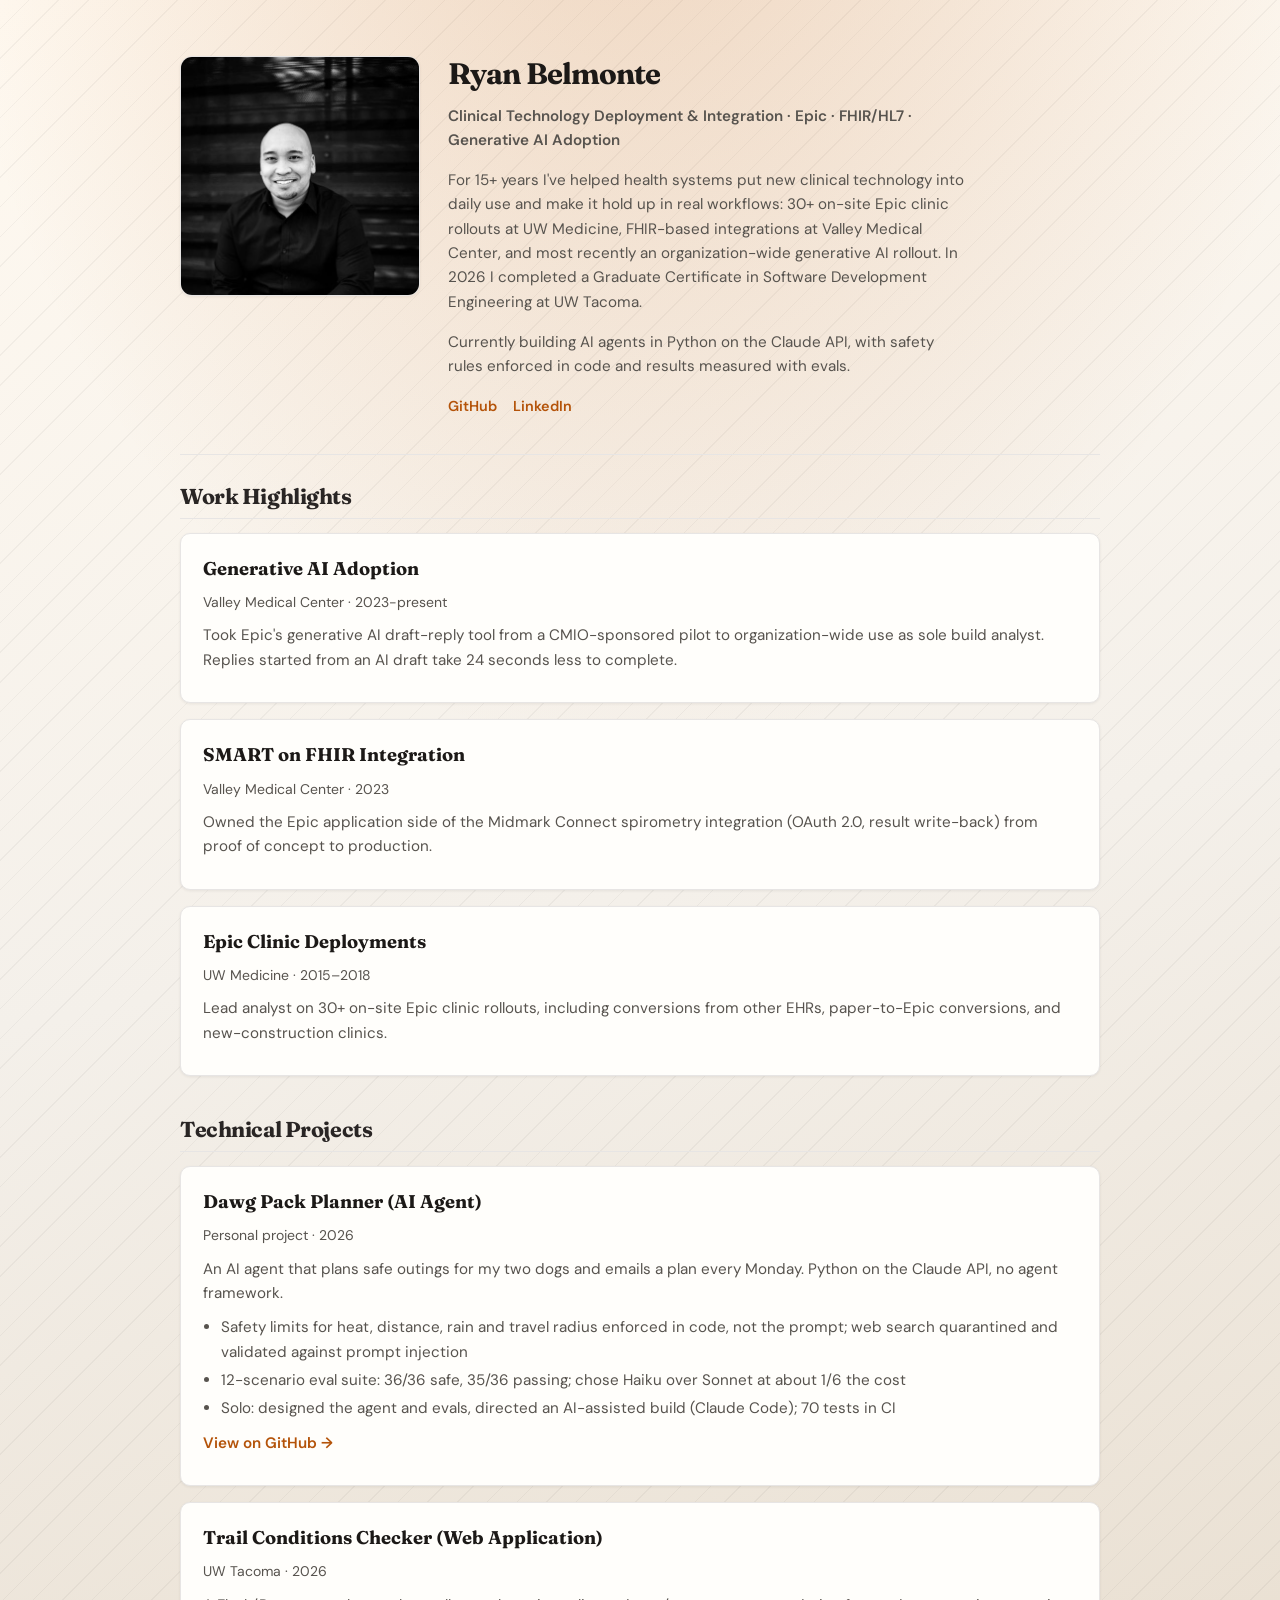
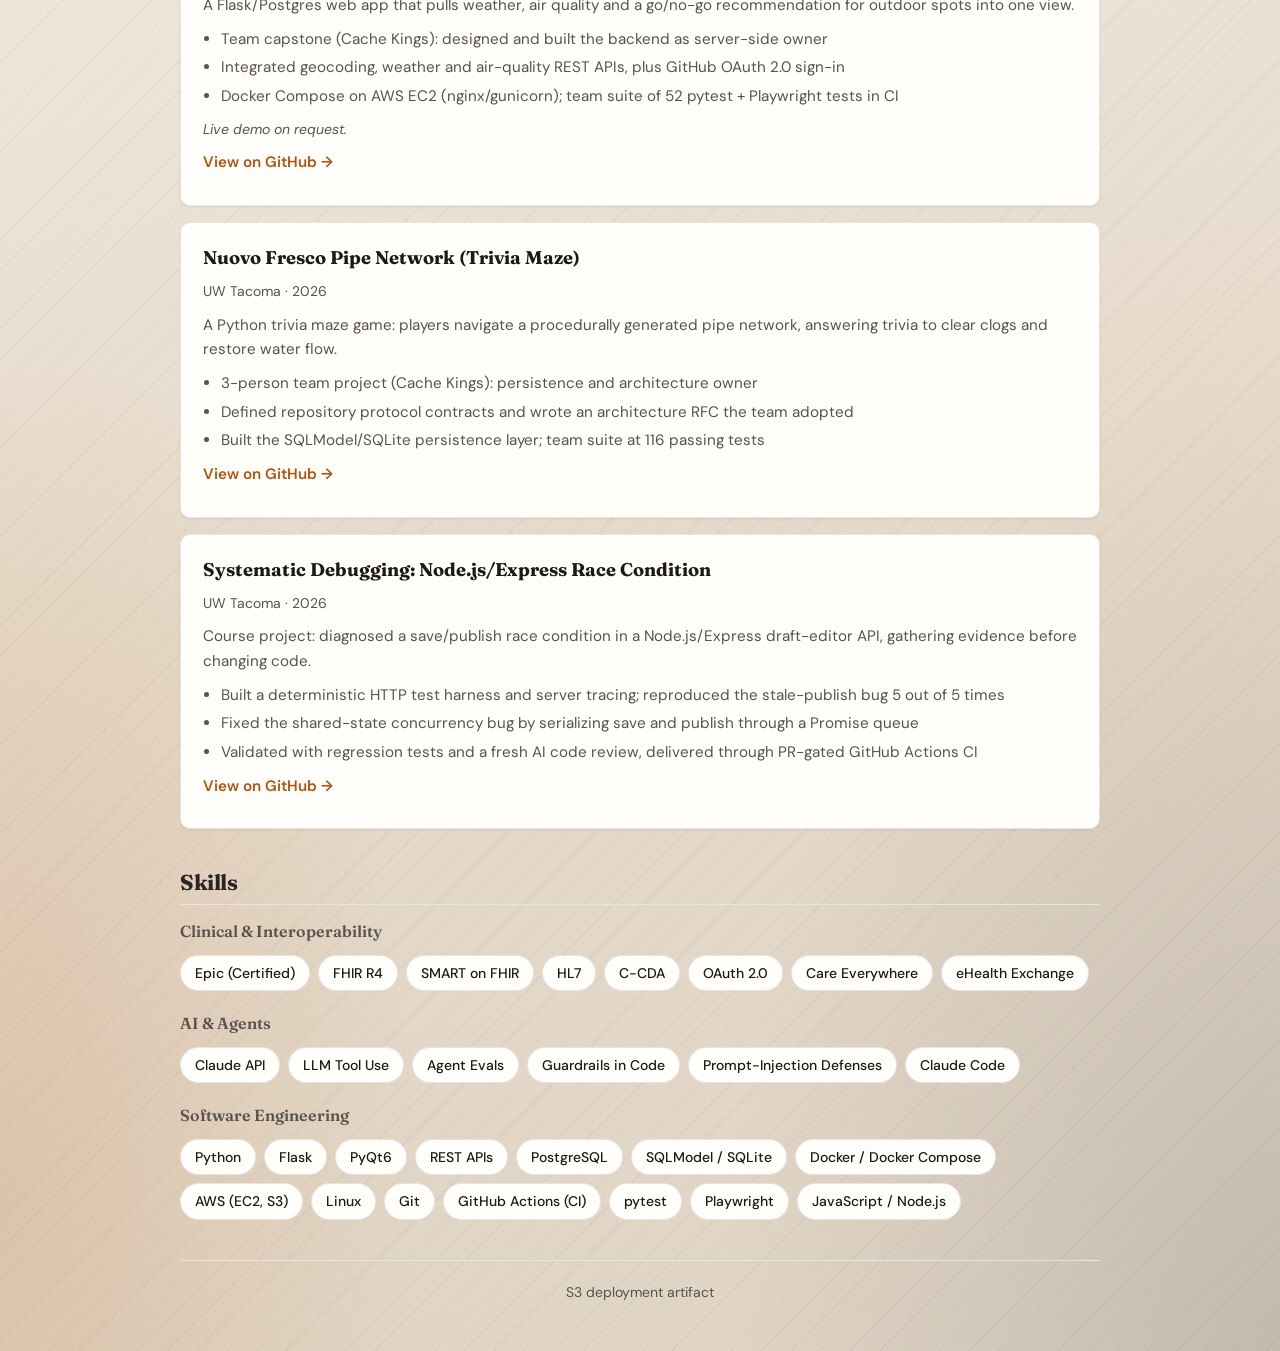
<file: index.html>
<!DOCTYPE html>
<html lang="en">
<head>
    <meta charset="UTF-8">
    <meta name="viewport" content="width=device-width, initial-scale=1.0">
    <meta name="description" content="15+ years in healthcare IT: Epic deployments, FHIR/HL7 integrations and generative AI adoption, now building software and AI agents in Python.">
    <title>Ryan Belmonte — Clinical Technology &amp; Integration</title>
    <!-- Social preview (Open Graph): what LinkedIn, Slack, Teams and iMessage show when this link is pasted -->
    <meta property="og:type" content="website">
    <meta property="og:title" content="Ryan Belmonte — Clinical Technology &amp; Integration">
    <meta property="og:description" content="15+ years in healthcare IT: Epic deployments, FHIR/HL7 integrations and generative AI adoption, now building software and AI agents in Python.">
    <meta property="og:url" content="https://ryan.belmonte.us.com/">
    <meta property="og:image" content="https://ryan.belmonte.us.com/images/MyProfilePic.jpg">
    <meta property="og:image:alt" content="Ryan Belmonte">
    <meta name="twitter:card" content="summary">
    <link rel="icon" href="images/favicon.svg" type="image/svg+xml">
    <link rel="preconnect" href="https://fonts.googleapis.com">
    <link rel="preconnect" href="https://fonts.gstatic.com" crossorigin>
    <link href="https://fonts.googleapis.com/css2?family=DM+Sans:ital,wght@0,400;0,500;0,600;0,700;1,400&family=Fraunces:ital,wght@0,600;0,700;1,600&display=swap" rel="stylesheet">
    <link rel="stylesheet" href="style.css">
</head>
<body>
    <header>
        <div class="intro">
            <img class="profile-photo" src="images/MyProfilePic.jpg" alt="Ryan Belmonte">
            <div class="intro-text">
                <h1>Ryan Belmonte</h1>
                <p class="subtitle">Clinical Technology Deployment &amp; Integration · Epic · FHIR/HL7 · Generative&nbsp;AI&nbsp;Adoption</p>
                <p>For 15+ years I've helped health systems put new clinical technology into daily use and make it hold up in real workflows: 30+ on-site Epic clinic rollouts at UW Medicine, FHIR-based integrations at Valley Medical Center, and most recently an organization-wide generative AI rollout. In 2026 I completed a Graduate Certificate in Software Development Engineering at UW Tacoma.</p>
                <p>Currently building AI agents in Python on the Claude API, with safety rules enforced in code and results measured with evals.</p>
                <nav>
                    <a href="https://github.com/ryanpbelmonte">GitHub</a>
                    <a href="https://www.linkedin.com/in/ryan-belmonte/">LinkedIn</a>
                </nav>
            </div>
        </div>
    </header>

    <main>
        <section id="work-highlights" aria-labelledby="work-highlights-heading">
            <h2 id="work-highlights-heading">Work Highlights</h2>

            <article class="project-card">
                <h3>Generative&nbsp;AI&nbsp;Adoption</h3>
                <p class="project-meta">Valley Medical Center · 2023-present</p>
                <p>Took Epic's generative AI draft-reply tool from a CMIO-sponsored pilot to organization-wide use as sole build analyst. Replies started from an AI draft take 24 seconds less to complete.</p>
            </article>

            <article class="project-card">
                <h3>SMART on FHIR Integration</h3>
                <p class="project-meta">Valley Medical Center · 2023</p>
                <p>Owned the Epic application side of the Midmark Connect spirometry integration (OAuth 2.0, result write-back) from proof of concept to production.</p>
            </article>

            <article class="project-card">
                <h3>Epic Clinic Deployments</h3>
                <p class="project-meta">UW Medicine · 2015–2018</p>
                <p>Lead analyst on 30+ on-site Epic clinic rollouts, including conversions from other EHRs, paper-to-Epic conversions, and new-construction clinics.</p>
            </article>
        </section>

        <section id="projects" aria-labelledby="projects-heading">
            <h2 id="projects-heading">Technical Projects</h2>

            <article class="project-card">
                <h3>Dawg Pack Planner (AI Agent)</h3>
                <p class="project-meta">Personal project · 2026</p>
                <p>An AI agent that plans safe outings for my two dogs and emails a plan every Monday. Python on the Claude API, no agent framework.</p>
                <ul>
                    <li>Safety limits for heat, distance, rain and travel radius enforced in code, not the prompt; web search quarantined and validated against prompt injection</li>
                    <li>12-scenario eval suite: 36/36 safe, 35/36 passing; chose Haiku over Sonnet at about 1/6 the cost</li>
                    <li>Solo: designed the agent and evals, directed an AI-assisted build (Claude Code); 70 tests in CI</li>
                </ul>
                <p><a href="https://github.com/ryanpbelmonte/dawg-pack-planning-agent">View on GitHub →</a></p>
            </article>

            <article class="project-card">
                <h3>Trail Conditions Checker (Web Application)</h3>
                <p class="project-meta">UW Tacoma · 2026</p>
                <p>A Flask/Postgres web app that pulls weather, air quality and a go/no-go recommendation for outdoor spots into one view.</p>
                <ul>
                    <li>Team capstone (Cache Kings): designed and built the backend as server-side owner</li>
                    <li>Integrated geocoding, weather and air-quality REST APIs, plus GitHub OAuth 2.0 sign-in</li>
                    <li>Docker Compose on AWS EC2 (nginx/gunicorn); team suite of 52 pytest + Playwright tests in CI</li>
                </ul>
                <p class="project-meta"><em>Live demo on request.</em></p>
                <p><a href="https://github.com/ryanpbelmonte/trail-conditions-checker-capstone">View on GitHub →</a></p>
            </article>

            <article class="project-card">
                <h3>Nuovo Fresco Pipe Network (Trivia Maze)</h3>
                <p class="project-meta">UW Tacoma · 2026</p>
                <p>A Python trivia maze game: players navigate a procedurally generated pipe network, answering trivia to clear clogs and restore water flow.</p>
                <ul>
                    <li>3-person team project (Cache Kings): persistence and architecture owner</li>
                    <li>Defined repository protocol contracts and wrote an architecture RFC the team adopted</li>
                    <li>Built the SQLModel/SQLite persistence layer; team suite at 116 passing tests</li>
                </ul>
                <p><a href="https://github.com/nstjern-uw/TCSS504_TriviaMaze_CacheKings">View on GitHub →</a></p>
            </article>

            <article class="project-card">
                <h3>Systematic Debugging: Node.js/Express Race Condition</h3>
                <p class="project-meta">UW Tacoma · 2026</p>
                <p>Course project: diagnosed a save/publish race condition in a Node.js/Express draft-editor API, gathering evidence before changing code.</p>
                <ul>
                    <li>Built a deterministic HTTP test harness and server tracing; reproduced the stale-publish bug 5 out of 5 times</li>
                    <li>Fixed the shared-state concurrency bug by serializing save and publish through a Promise queue</li>
                    <li>Validated with regression tests and a fresh AI code review, delivered through PR-gated GitHub Actions CI</li>
                </ul>
                <p><a href="https://github.com/ryanpbelmonte/Week_4_506">View on GitHub →</a></p>
            </article>
        </section>

        <section id="skills" aria-labelledby="skills-heading">
            <h2 id="skills-heading">Skills</h2>

            <div class="skill-group">
                <h3>Clinical &amp; Interoperability</h3>
                <ul class="skill-list">
                    <li>Epic (Certified)</li>
                    <li>FHIR R4</li>
                    <li>SMART on FHIR</li>
                    <li>HL7</li>
                    <li>C-CDA</li>
                    <li>OAuth 2.0</li>
                    <li>Care Everywhere</li>
                    <li>eHealth Exchange</li>
                </ul>
            </div>

            <div class="skill-group">
                <h3>AI &amp; Agents</h3>
                <ul class="skill-list">
                    <li>Claude API</li>
                    <li>LLM Tool Use</li>
                    <li>Agent Evals</li>
                    <li>Guardrails in Code</li>
                    <li>Prompt-Injection Defenses</li>
                    <li>Claude Code</li>
                </ul>
            </div>

            <div class="skill-group">
                <h3>Software Engineering</h3>
                <ul class="skill-list">
                    <li>Python</li>
                    <li>Flask</li>
                    <li>PyQt6</li>
                    <li>REST APIs</li>
                    <li>PostgreSQL</li>
                    <li>SQLModel / SQLite</li>
                    <li>Docker / Docker Compose</li>
                    <li>AWS (EC2, S3)</li>
                    <li>Linux</li>
                    <li>Git</li>
                    <li>GitHub Actions (CI)</li>
                    <li>pytest</li>
                    <li>Playwright</li>
                    <li>JavaScript / Node.js</li>
                </ul>
            </div>
        </section>
    </main>

    <footer>
        <p><a class="footer-artifact" href="archive/506-landing-page/">S3 deployment artifact</a></p>
    </footer>
</body>
</html>
</file>
<file: style.css>
/* Personal portfolio — profile + skills + projects (warm palette + Fraunces / DM Sans) */

:root {
    --font-body: "DM Sans", system-ui, -apple-system, sans-serif;
    --font-heading: "Fraunces", Georgia, "Times New Roman", serif;
    --bg: #f4f0ea;
    --bg-deep: #dfd4c4;
    --surface: #fffefb;
    --text: #1c1917;
    --muted: #57534e;
    --accent: #b45309;
    --accent-hover: #92400e;
    --border: #e7e5e4;
    --shadow: 0 1px 3px rgba(28, 25, 23, 0.07);
    --shadow-hover: 0 10px 28px rgba(28, 25, 23, 0.12);
}

* {
    margin: 0;
    padding: 0;
    box-sizing: border-box;
}

/* Full-viewport background on html — body is max-width so gradients were easy to miss when only on body */
html {
    min-height: 100%;
    background-color: var(--bg-deep);
    background-image:
        radial-gradient(ellipse 95% 58% at 50% -8%, rgba(180, 83, 9, 0.22), transparent 58%),
        radial-gradient(ellipse 75% 58% at 100% 100%, rgba(87, 83, 78, 0.2), transparent 58%),
        radial-gradient(ellipse 60% 55% at 0% 95%, rgba(180, 83, 9, 0.14), transparent 55%),
        repeating-linear-gradient(
            135deg,
            transparent,
            transparent 20px,
            rgba(28, 25, 23, 0.045) 20px,
            rgba(28, 25, 23, 0.045) 21px
        ),
        linear-gradient(
            168deg,
            #fff9f0 0%,
            var(--bg) 32%,
            #e5d9c8 72%,
            var(--bg-deep) 100%
        );
    background-attachment: scroll;
}

body {
    font-family: var(--font-body);
    max-width: 960px;
    margin: 0 auto;
    padding: 24px 20px 40px;
    min-height: 100%;
    color: var(--text);
    line-height: 1.6;
    font-weight: 400;
    background: transparent;
}

/* --- Header: profile left, text right --- */

header {
    padding: 32px 0 36px;
    margin-bottom: 28px;
    border-bottom: 1px solid var(--border);
}

.intro {
    display: flex;
    flex-direction: row;
    align-items: flex-start;
    gap: 28px;
}

.profile-photo {
    flex-shrink: 0;
    width: 100%;
    max-width: 240px;
    height: auto;
    display: block;
    border-radius: 12px;
    max-height: 320px;
    box-shadow: var(--shadow);
    border: 1px solid var(--border);
}

.intro-text {
    flex: 1;
    min-width: 0;
    text-align: left;
}

.intro-text h1 {
    font-family: var(--font-heading);
    font-size: 1.85rem;
    font-weight: 700;
    letter-spacing: -0.03em;
    line-height: 1.2;
    margin-bottom: 12px;
    color: var(--text);
}

.intro-text > p {
    color: var(--muted);
    font-size: 0.95rem;
    margin-bottom: 16px;
    max-width: 52ch;
}

.intro-text nav {
    display: flex;
    flex-wrap: wrap;
    gap: 8px 16px;
}

.intro-text nav a {
    color: var(--accent);
    text-decoration: none;
    font-weight: 600;
    font-size: 0.9rem;
}

.intro-text nav a:hover {
    color: var(--accent-hover);
    text-decoration: underline;
}

.intro-text nav a:focus-visible {
    outline: 2px solid var(--accent);
    outline-offset: 3px;
    border-radius: 2px;
}

/* --- Portfolio sections (Phase B) --- */

.subtitle {
    font-weight: 600;
    color: var(--text);
    font-size: 1rem;
    margin-bottom: 12px;
}

main section {
    margin-bottom: 40px;
}

main section h2 {
    font-family: var(--font-heading);
    font-size: 1.35rem;
    font-weight: 700;
    letter-spacing: -0.02em;
    line-height: 1.25;
    margin-bottom: 14px;
    padding-bottom: 8px;
    border-bottom: 1px solid var(--border);
    color: #292524;
}

.skill-list {
    list-style: none;
    display: flex;
    flex-wrap: wrap;
    gap: 8px;
    padding: 0;
}

.skill-list li {
    background: var(--surface);
    border: 1px solid var(--border);
    border-radius: 999px;
    padding: 6px 14px;
    font-size: 0.875rem;
    font-weight: 500;
    color: var(--text);
}

.skill-group {
    margin-bottom: 20px;
}

.skill-group:last-child {
    margin-bottom: 0;
}

.skill-group h3 {
    font-family: var(--font-heading);
    font-size: 1rem;
    font-weight: 600;
    margin-bottom: 10px;
    color: var(--muted);
}

.project-card {
    background: var(--surface);
    border: 1px solid var(--border);
    border-radius: 10px;
    padding: 20px 22px;
    margin-bottom: 16px;
    box-shadow: var(--shadow);
    transition: transform 0.2s ease, box-shadow 0.2s ease;
}

.project-card:hover {
    transform: translateY(-2px);
    box-shadow: var(--shadow-hover);
}

.project-card h3 {
    font-family: var(--font-heading);
    font-size: 1.15rem;
    font-weight: 700;
    margin-bottom: 8px;
    color: var(--text);
}

.project-card p {
    color: var(--muted);
    font-size: 0.95rem;
    margin-bottom: 10px;
}

.project-card .project-meta {
    font-size: 0.875rem;
}

.project-card ul {
    color: var(--muted);
    font-size: 0.95rem;
    margin: 0 0 10px 1.2em;
}

.project-card li {
    margin-bottom: 4px;
}

.project-card a {
    color: var(--accent);
    font-weight: 600;
    text-decoration: none;
}

.project-card a:hover {
    color: var(--accent-hover);
    text-decoration: underline;
}

footer {
    margin-top: 36px;
    padding-top: 20px;
    border-top: 1px solid var(--border);
    text-align: center;
    font-size: 0.875rem;
    color: var(--muted);
}

footer p {
    margin-bottom: 8px;
}

footer a {
    color: var(--accent);
    font-weight: 600;
    text-decoration: none;
}

footer a:hover {
    color: var(--accent-hover);
    text-decoration: underline;
}

footer a.footer-artifact {
    color: var(--muted);
    font-weight: 400;
}

footer a.footer-artifact:hover {
    color: var(--text);
    text-decoration: underline;
}

@media (max-width: 640px) {
    .intro {
        flex-direction: column;
        align-items: center;
        text-align: center;
    }

    .intro-text {
        text-align: center;
    }

    .intro-text nav {
        justify-content: center;
    }
}
</file>
